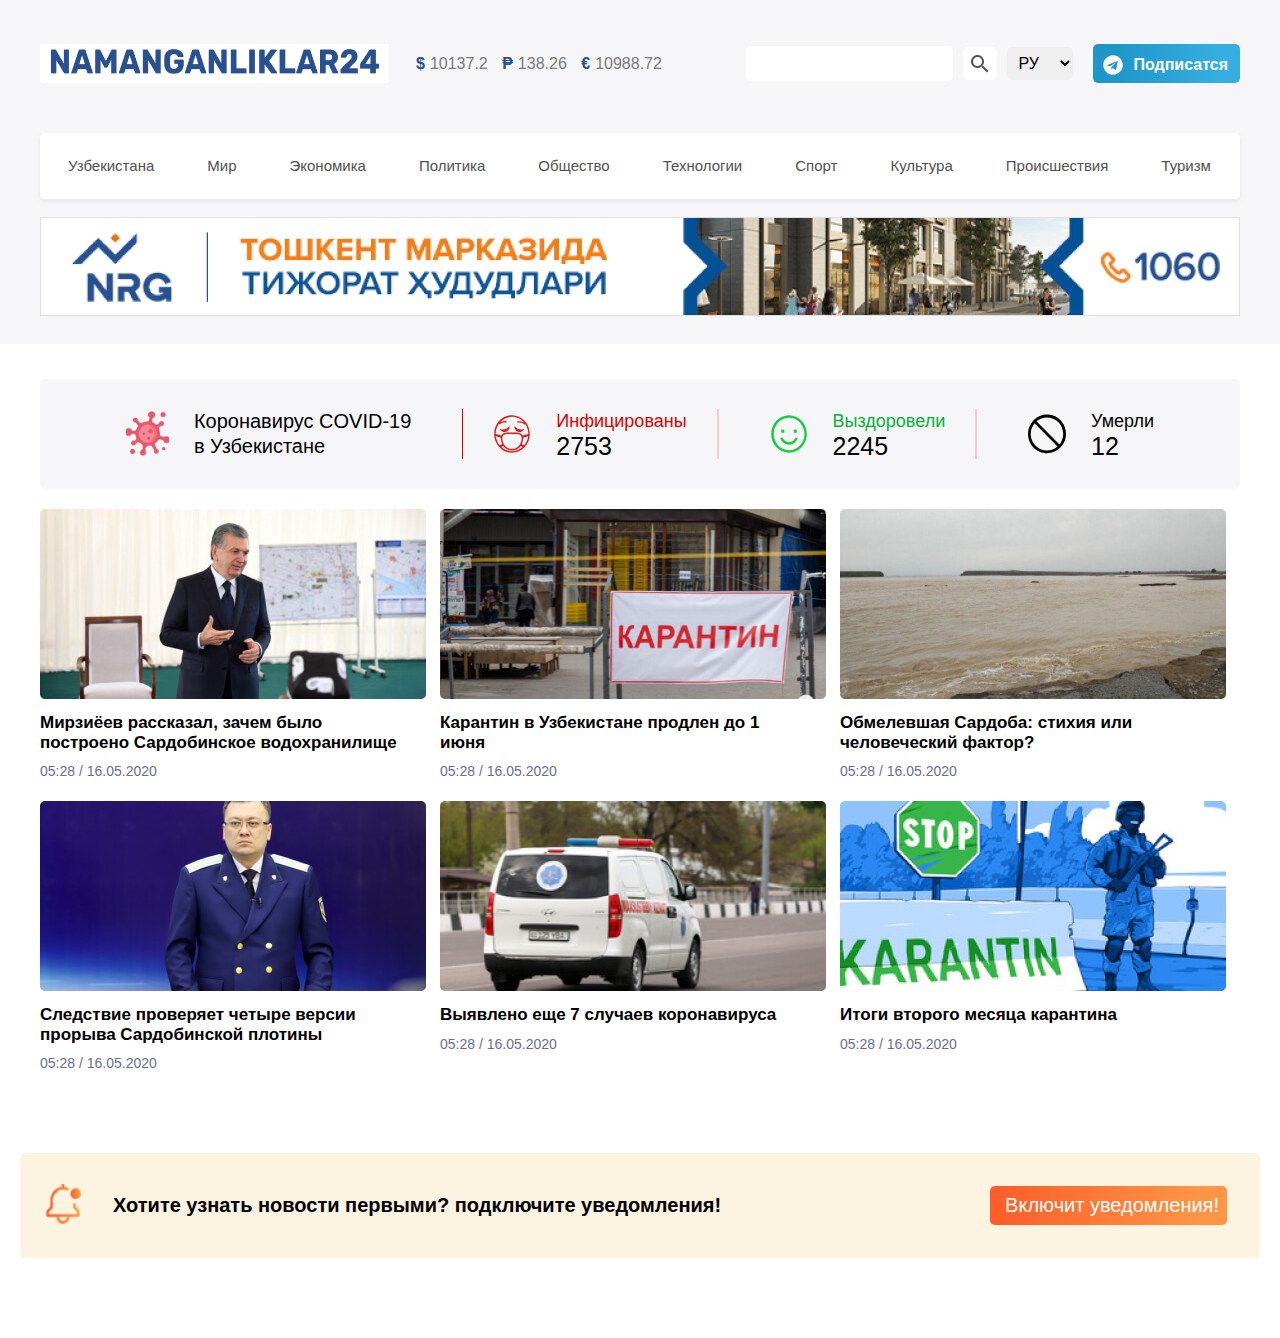
<file: index.html>
<!DOCTYPE html>
<html lang="en">

<head>
  <meta charset="UTF-8">
  <meta name="viewport" content="width=device-width, initial-scale=1.0">
  <title>NAMANGANLIKLAR24</title>
  <link rel="stylesheet" href="css/normalize.css">
  <link rel="stylesheet" href="css/styles.css">
</head>

<body>

  <!-- HEADER -->

  <header class="site-header">
    <div class="container">
      <div class="site-header-top">
        <div class="site-logo">
          <a href="contact.html"> <img src="images/NAMANGANLIKLAR24.png" width="329" height="25"
            srcset="images/NAMANGANLIKLAR24@2x.png" alt="Site logo"></a>
          </div>
          <div class="valyutalar">
            <span>$</span>10137.2
            <span>₱</span>138.26
            <span>€</span>10988.72
          </div>
          <div class="site-top-right-side">
            <form action="https://echo.htmlacademy.ru">
              <label class="search-area" for="search">
                <input class="search-input" type="text" name="search" id="search">
                <button class="search-btn"><img src="images/serch_icon.png" width="18" height="18" alt=""></button>
              </label>
            </form>
            <label for="Lang">
              <select class="lang-select" name="lang" id="lan">
                <option value="uzb">РУ</option>
                <option value="ru">UZB</option>
              </select>
            </label>
            <a href="tg://resolve?@sanjar1311" class="telegram-link" target="blank">
              <img src="images/telegram_logo.png" width="20" height="20" alt="Telegram link">
              <span>Подписатся</span>
            </a>
          </div>
        </div>


        <!-- NAVBAR -->


        <nav class="navbar">
          <ul class="nav-links">
            <li class="nav-link"><a href="#">Узбекистана</a></li>
            <li class="nav-link"><a href="#">Мир</a></li>
            <li class="nav-link"><a href="#">Экономика</a></li>
            <li class="nav-link"><a href="#">Политика</a></li>
            <li class="nav-link"><a href="#">Общество</a></li>
            <li class="nav-link"><a href="#">Технологии</a></li>
            <li class="nav-link"><a href="#">Спорт</a></li>
            <li class="nav-link"><a href="#">Культура</a></li>
            <li class="nav-link"><a href="#">Происшествия</a></li>
            <li class="nav-link"><a href="#">Туризм</a></li>
          </ul>
        </nav>

        <a href="#" class="add-section">
          <img src="images/rek_lama.png" alt=" rek">
        </a href="">
      </div>
    </header>


    <!-- CARONA VIRUS SECTION -->

    <div class="container">
      <ul class="virus-info">

        <li><a class="virus-info-item bold-text" href="#">
          <img src="images/virus.svg" width="43" height="45" alt="">
          <p >Коронавирус COVID-19 <br> в Узбекистане</p>
        </a></li>

        <li><a class="virus-info-item red-text" href="#">
          <img src="images/emojione-monotone_face-with-medical-mask.svg" width="38" height="40" alt="">
          <div class="virus-info-item-text">
            <p>Инфицированы</p>
            <p class="virus-number">2753</p>
          </div>
        </a></li>

        <li><a class="virus-info-item  green-text" href="#">
          <img src="images/cil_smile.svg" width="38" height="40" alt="">
          <div class="virus-info-item-text">
            <p>Выздоровели </p>
            <p class="virus-number">2245</p>
          </div>
        </a></li>

        <li><a class="virus-info-item black-text" href="#">
          <img src="images/Vector.svg" width="38" height="40" alt="">
          <div class="virus-info-item-text">
            <p>Умерли</p>
            <p class="virus-number">12</p>
          </div>
        </a></li>

      </ul>
    </div>


    <!-- MAIN-TOP-NEWS -->

    <div class="container">
      <ul class="main-top-news">

        <li class="news-items"><a href="#">
          <img src="images/prisident.jpg" width="386" height="190" alt="Prisident's photo">
          <h4>Мирзиёев рассказал, зачем было построено
            Сардобинское водохранилище</h4>
            <time datetime="2020-05-16">05:28 / 16.05.2020</time>
          </a></li>

          <li class="news-items"><a href="#">
            <img src="images/karantin.jpg" width="386" height="190" alt="Prisident's photo">
            <h4>Карантин в Узбекистане продлен до 1 июня</h4>
            <time datetime="2020-05-16">05:28 / 16.05.2020</time>
          </a></li>

          <li class="news-items"><a href="#">
            <img src="images/sardoba.jpg" width="386" height="190" alt="Prisident's photo">
            <h4>Обмелевшая Сардоба: стихия или
              человеческий фактор?</h4>
              <time datetime="2020-05-16">05:28 / 16.05.2020</time>
            </a></li>

            <li class="news-items"><a href="#">
              <img src="images/prokuror.jpg" width="386" height="190" alt="Prisident's photo">
              <h4>Следствие проверяет четыре версии
                прорыва Сардобинской плотины</h4>
                <time datetime="2020-05-16">05:28 / 16.05.2020</time>
              </a></li>

              <li class="news-items"><a href="#">
                <img src="images/ambulance.jpg" width="386" height="190" alt="Prisident's photo">
                <h4>Выявлено еще 7 случаев коронавируса</h4>
                <time datetime="2020-05-16">05:28 / 16.05.2020</time>
              </a></li>

              <li class="news-items"><a href="#">
                <img src="images/green-karantin.jpg" width="386" height="190" alt="Prisident's photo">
                <h4>Итоги второго месяца карантина</h4>
                <time datetime="2020-05-16">05:28 / 16.05.2020</time>
              </a></li>
            </ul>
          </div>

          <!-- SECTION NOTIFICATIONS -->

          <div class="container main-notification">
            <div class="notification">
              <p class="notification-text">Хотите узнать новости первыми? подключите уведомления!</p>
            </div>
            <a class="notification-link" href="#">Включит  уведомления!</a>
          </div>
        </body>

        </html>
</file>
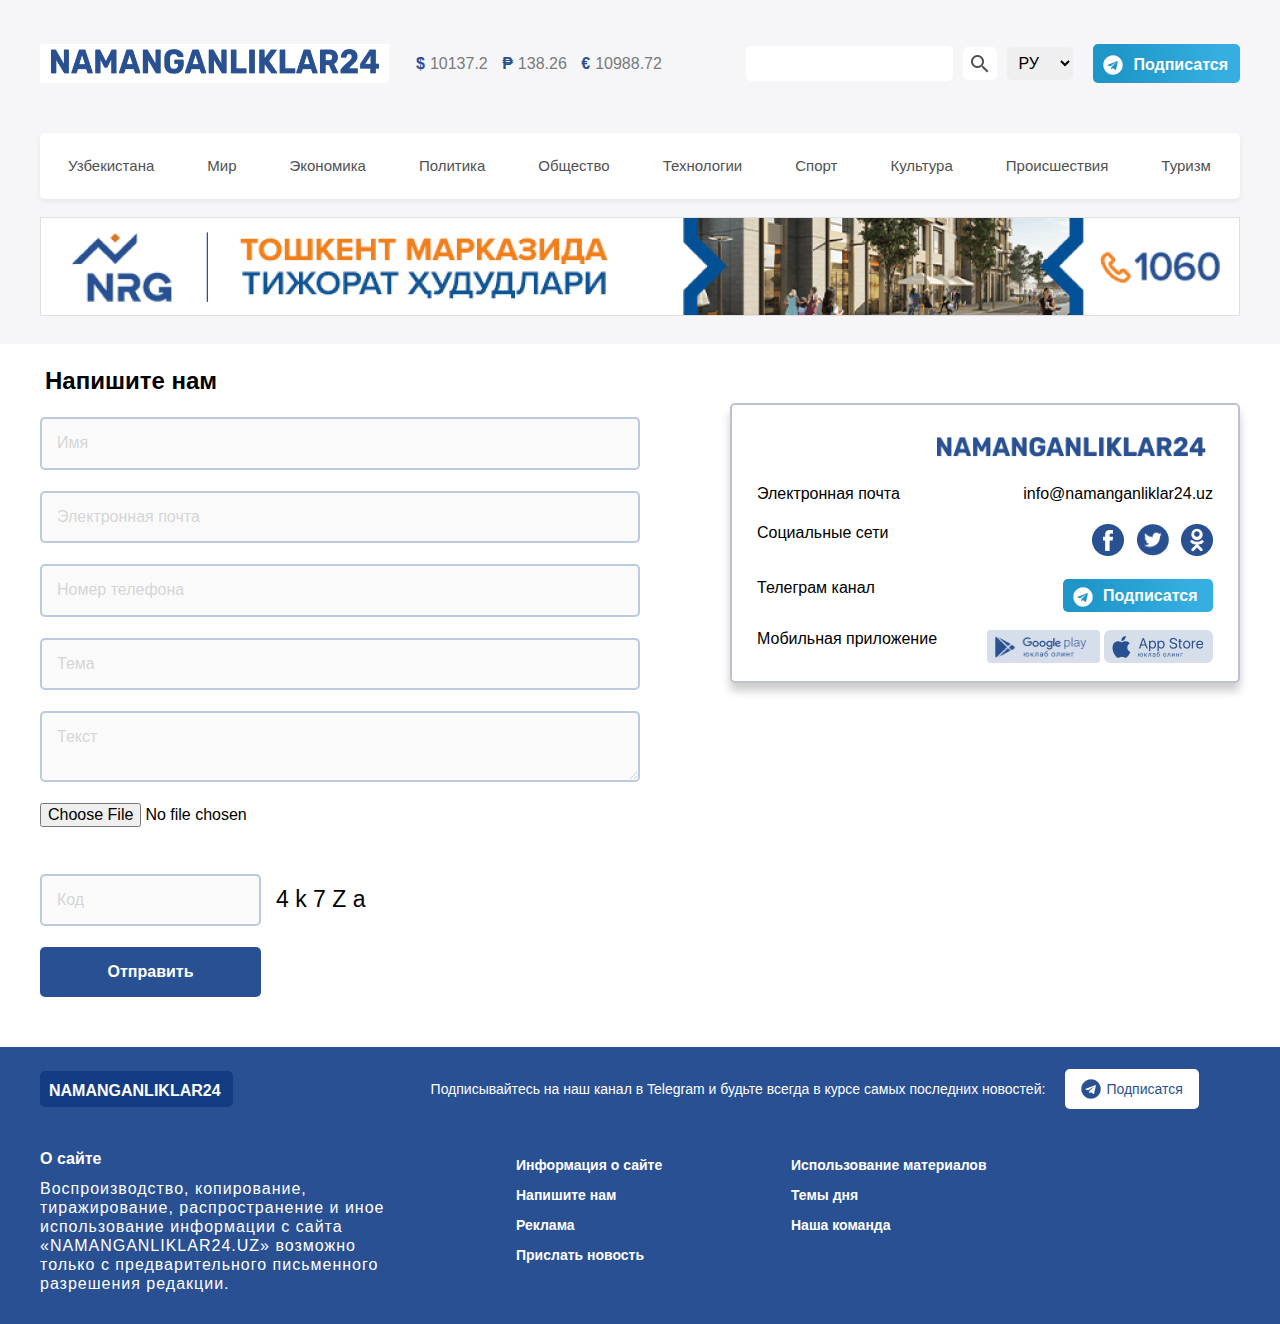
<file: contact.html>
<!DOCTYPE html>
<html lang="en">

<head>
  <meta charset="UTF-8">
  <meta name="viewport" content="width=device-width, initial-scale=1.0">
  <title>Namanganliklar24</title>
  <link rel="stylesheet" href="css/normalize.css">
  <link rel="stylesheet" href="css/styles.css">
</head>

<body>

  <!-- HEADER -->

  <header class="site-header">
    <div class="container">
      <div class="site-header-top">
        <div class="site-logo">
          <a href="index.html"> <img src="images/NAMANGANLIKLAR24.png" width="329" height="25"
            srcset="images/NAMANGANLIKLAR24@2x.png" alt="Site logo"></a>
          </div>
          <div class="valyutalar">
            <span>$</span>10137.2
            <span>₱</span>138.26
            <span>€</span>10988.72
          </div>
          <div class="site-top-right-side">
            <form action="https://echo.htmlacademy.ru">
              <label class="search-area" for="search">
                <input class="search-input" type="text" name="search" id="search">
                <button class="search-btn"><img src="images/serch_icon.png" width="18" height="18" alt=""></button>
              </label>
            </form>
            <label for="Lang">
              <select class="lang-select" name="lang" id="lan">
                <option value="uzb">РУ</option>
                <option value="ru">UZB</option>
              </select>
            </label>
            <a href="tg://resolve?@sanjar1311" class="telegram-link" target="blank">
              <img src="images/telegram_logo.png" width="20" height="20" alt="Telegram link">
              <span>Подписатся</span>
            </a>
          </div>
        </div>


        <!-- NAVBAR -->


        <nav class="navbar">
          <ul class="nav-links">
            <li class="nav-link"><a href="#">Узбекистана</a></li>
            <li class="nav-link"><a href="#">Мир</a></li>
            <li class="nav-link"><a href="#">Экономика</a></li>
            <li class="nav-link"><a href="#">Политика</a></li>
            <li class="nav-link"><a href="#">Общество</a></li>
            <li class="nav-link"><a href="#">Технологии</a></li>
            <li class="nav-link"><a href="#">Спорт</a></li>
            <li class="nav-link"><a href="#">Культура</a></li>
            <li class="nav-link"><a href="#">Происшествия</a></li>
            <li class="nav-link"><a href="#">Туризм</a></li>
          </ul>
        </nav>

        <a href="#" class="add-section">
          <img src="images/rek_lama.png" alt=" rek">
        </a href="">
      </div>
    </header>

    <!-- MAIN -->

    <div class="container">
      <div class="main-section">

        <form class="form" action="https://echo.htmlacademy.ru">
          <h2 class="form-theme">Напишите нам</h2>
          <label class="visually-hidden" for="name">Enter your name</label>
          <input class="form-control" type="text" name="name" id="name" placeholder="Имя" required>

          <label class="visually-hidden" for="email">Enter your email</label>
          <input class="form-control" type="email" name="email" id="email" placeholder="Электронная почта" required>

          <label class="visually-hidden" for="phone">Enter your phone number</label>
          <input class="form-control" type="tel" name="phone" id="phone" placeholder="Номер телефона" required>

          <label class="visually-hidden" for="text">Enter theme</label>
          <input class="form-control" type="theme" name="theme" id="theme" placeholder="Тема" required>

          <label class="visually-hidden" for="name">Enter your name</label>
          <textarea class="text-area" name="textarea" id="textarea" placeholder="Текст" required></textarea>

          <label class="visually-hidden" for="file">Select a file</label>
          <input class="select-file" type="file" id="file" name="file" placeholder="Прикрепить файл" required>

          <div class="form-group">
            <label class="visually-hidden" for="kod">Enter code</label>
            <input class="form-control-code" type="text" id="kod" name="kod" placeholder="Код" required><span>4 k 7 Z
              a</span>
            </div>

            <button class="otpravit-button" type="submit">Отправить</button>
          </form>

          <div class="main-right-side">
            <a class="namanganliklar24" href="#"><img src="images/NAMANGANLIKLAR24.png" width="270" height="20" alt=""></a>
            <div class="email">
              <p>Электронная почта</p>
              <a href="#">info@namanganliklar24.uz</a>
            </div>
            <div class="sotsialniy-seti">
              <p>Социальные сети</p>

              <div class="icons">
                <a href="#"><img src="images/facebook_icon.png" width="32" height="32" alt=""></a>
                <a href="#"><img src="images/twitter_icon.png" width="32" height="32" alt=""></a>
                <a href="#"><img src="images/ok_icon.png" width="32" height="32" alt=""></a>
              </div>
            </div>

            <div class="telegram-kanal">
              <p>Телеграм канал</p>
              <a href="tg://resolve?@sanjar1311" class="telegram-link" target="blank">
                <img src="images/telegram_logo.png" width="20" height="20" alt="Telegram link">
                <span>Подписатся</span>
              </a>
            </div>
            <div class="mobile-apps">
              <p>Мобильная приложение</p>
              <div clas="mobile-apps-photos">
                <img src="images/google_play_icon.png" width="113" height="33" alt="">
                <img src="images/app_store_icon.png" width="109" height="33" alt="">
              </div>
            </div>
          </div>
        </div>

      </div>
    </div>

    <!-- FOOTER -->

    <footer class="site-footer">
      <div class="container">
        <div class="footer-top-section">
          <a class="footer-logo" href="#">NAMANGANLIKLAR24</a>
          <p>Подписывайтесь на наш канал в Telegram и будьте всегда в курсе самых последних новостей:</p>
          <a class="footer-tg-link" href="#"><img src="images/footer-tg-logo.png" width="20" height="20"
            alt="">Подписатся</a>
          </div>
          <div class="footer-bottom-side">
            <div class="box-1">
              <h4>О сайте </h4>
              <p>Воспроизводство, копирование, тиражирование, распространение и иное использование информации с сайта
                «NAMANGANLIKLAR24.UZ» возможно только с предварительного письменного разрешения редакции.
              </p>
            </div>
            <div class="box-2">
              <ul>
                <li><a href="#">Информация о сайте</a></li>
                <li><a href="#">Напишите нам</a></li>
                <li><a href="#">Реклама</a></li>
                <li><a href="#">Прислать новость</a></li>
              </ul>
            </div>
            <div class="box-3">
              <ul>
                <li><a href="#">Использование материалов</a></li>
                <li><a href="#">Темы дня</a></li>
                <li><a href="#">Наша команда
                </a></li>
              </ul>
            </div>
          </div>
        </div>
      </footer>


    </body>

    </html>
</file>
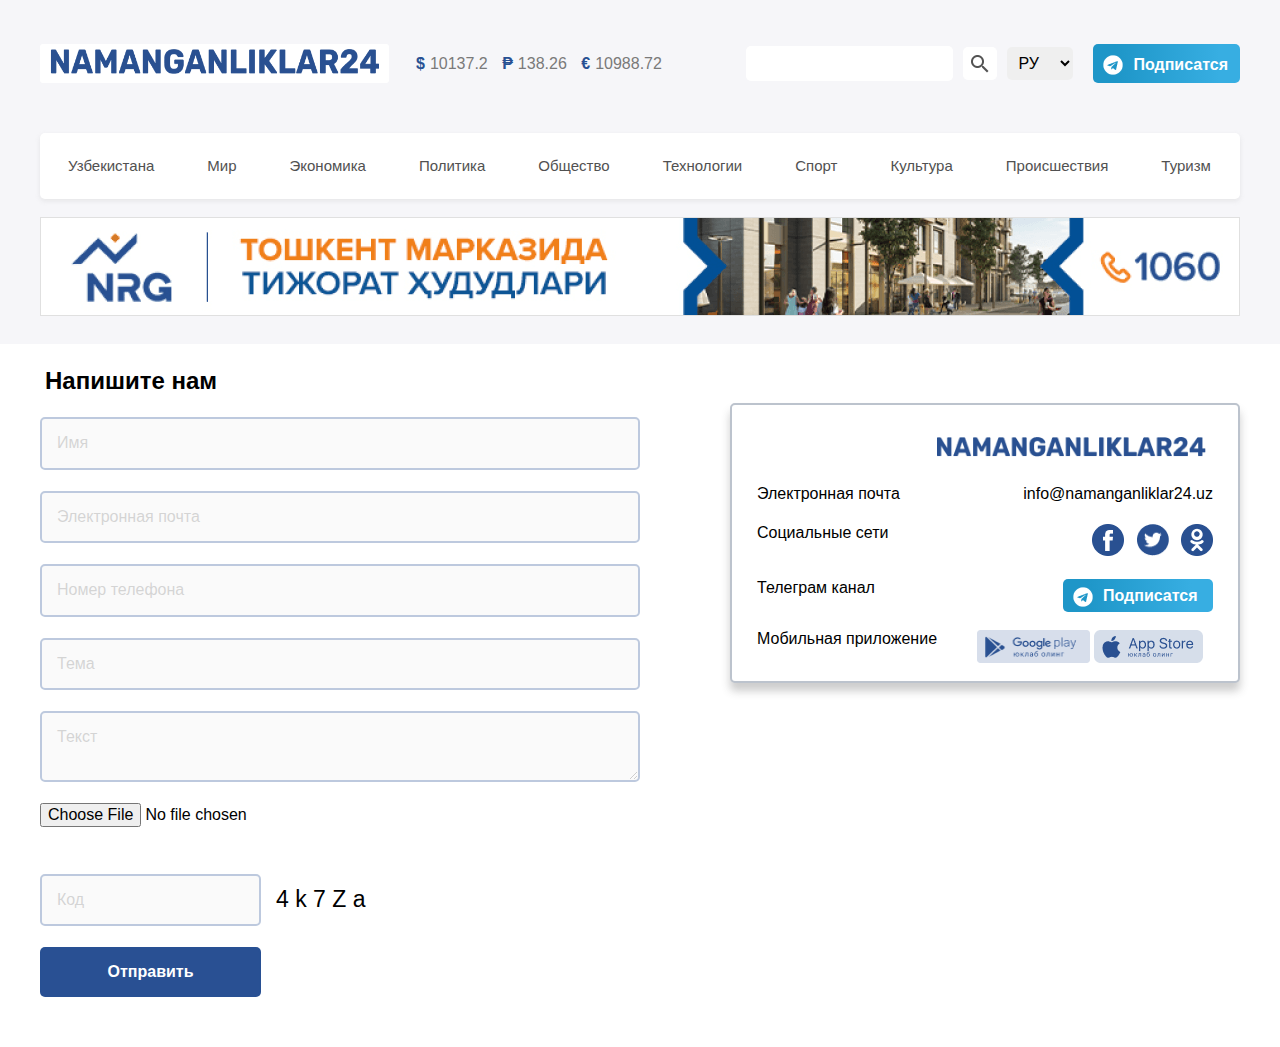
<file: idex.html>
<!DOCTYPE html>
<html lang="en">

<head>
  <meta charset="UTF-8">
  <meta name="viewport" content="width=device-width, initial-scale=1.0">
  <title>Namanganliklar24</title>
  <link rel="stylesheet" href="css/normalize.css">
  <link rel="stylesheet" href="css/styles.css">
</head>

<body>

  <!-- HEADER -->

  <header class="site-header">
    <div class="container">
      <div class="site-header-top">
        <div class="site-logo">
          <a href="#"> <img src="images/NAMANGANLIKLAR24.png" width="329" height="25"
              srcset="images/NAMANGANLIKLAR24@2x.png" alt="Site logo"></a>
        </div>
        <div class="valyutalar">
          <span>$</span>10137.2
          <span>₱</span>138.26
          <span>€</span>10988.72
        </div>
        <div class="site-top-right-side">
          <form action="https://echo.htmlacademy.ru">
            <label class="search-area" for="search">
              <input class="search-input" type="text" name="serch" id="serch">
              <button class="search-btn"><img src="images/serch_icon.png" width="18" height="18" alt=""></button>
            </label>
          </form>
          <label for="Lang">
            <select class="lang-select" name="lang" id="lan">
              <option value="uzb">РУ</option>
              <option value="ru">UZB</option>
            </select>
          </label>
          <a href="tg://resolve?@sanjar1311" class="telegram-link" target="blank">
            <img src="images/telegram_logo.png" width="20" height="20" alt="Telegram link">
            <span>Подписатся</span>
          </a>
        </div>
      </div>


      <!-- NAVBAR -->


      <nav class="navbar">
        <ul class="nav-links">
          <li class="nav-link"><a href="#">Узбекистана</a></li>
          <li class="nav-link"><a href="#">Мир</a></li>
          <li class="nav-link"><a href="#">Экономика</a></li>
          <li class="nav-link"><a href="#">Политика</a></li>
          <li class="nav-link"><a href="#">Общество</a></li>
          <li class="nav-link"><a href="#">Технологии</a></li>
          <li class="nav-link"><a href="#">Спорт</a></li>
          <li class="nav-link"><a href="#">Культура</a></li>
          <li class="nav-link"><a href="#">Происшествия</a></li>
          <li class="nav-link"><a href="#">Туризм</a></li>
        </ul>
      </nav>

      <a href="#" class="add-section">
        <img src="images/rek_lama.png" alt=" rek">
      </a href="">
    </div>
  </header>

  <!-- MAIN -->

  <div class="container">
    <div class="main-section">

      <form class="form" action="https://echo.htmlacademy.ru">
        <h2 class="form-theme">Напишите нам</h2>
        <label class="visually-hidden" for="name">Enter your name</label>
        <input class="form-control" type="text" name="name" id="name" placeholder="Имя">

        <label class="visually-hidden" for="email">Enter your email</label>
        <input class="form-control" type="email" name="email" id="email" placeholder="Электронная почта">

        <label class="visually-hidden" for="phone">Enter your phone number</label>
        <input class="form-control" type="tel" name="phone" id="phone" placeholder="Номер телефона">

        <label class="visually-hidden" for="text">Enter theme</label>
        <input class="form-control" type="theme" name="theme" id="theme" placeholder="Тема">

        <label class="visually-hidden" for="name">Enter your name</label>
        <textarea class="text-area" name="textarea" id="textarea" placeholder="Текст"></textarea>

        <label class="visually-hidden" for="file">Select a file</label>
        <input class="select-file" type="file" id="file" name="file" placeholder="Прикрепить файл">

        <div class="form-group">
          <label class="visually-hidden" for="kod">Enter code</label>
          <input class="form-control-code" type="text" id="kod" name="kod" placeholder="Код"><span>4 k 7 Z a</span>
        </div>

        <button class="otpravit-button" type="submit">Отправить</button>
      </form>

      <div class="main-right-side">
        <a class="namanganliklar24" href="#"><img src="images/NAMANGANLIKLAR24.png" width="270" height="20" alt=""></a>
        <div class="email">
          <p>Электронная почта</p>
          <a href="#">info@namanganliklar24.uz</a>
        </div>
        <div class="sotsialniy-seti">
          <p>Социальные сети</p>

          <div class="icons">
            <a href="#"><img src="images/facebook_icon.png" width="32" height="32" alt=""></a>
            <a href="#"><img src="images/twitter_icon.png" width="32" height="32" alt=""></a>
            <a href="#"><img src="images/ok_icon.png" width="32" height="32" alt=""></a>
          </div>
          </div>

          <div class="telegram-kanal">
            <p>Телеграм канал</p>
            <a href="tg://resolve?@sanjar1311" class="telegram-link" target="blank">
              <img src="images/telegram_logo.png" width="20" height="20" alt="Telegram link">
              <span>Подписатся</span>
            </a>
          </div>
          <div class="mobile-apps">
            <p>Мобильная приложение</p>
            <div class="mobile-apps-photos">
              <img src="images/google_play_icon.png" width="113" height="33" alt="">
              <img src="images/app_store_icon.png" width="109" height="33" alt="">
            </div>
          </div>
        </div>
      </div>

    </div>
  </div>


</body>

</html>
</file>
<file: css/styles.css>
*{
  margin: 0;
  padding: 0;
  box-sizing: border-box;
}

body{
  font-family: sans-serif;
}

a{
  text-decoration: none;
  color: #000;
}

ul{
  list-style: none;
}

time{
  color: #6B6D97;
  font-size: 14px;
}

.visually-hidden {
  position: absolute;
  width: 1px;
  height: 1px;
  margin: -1px;
  border: 0;
  padding: 0;
  clip: rect(0 0 0 0);
  overflow: hidden;
}

.container{
  max-width: 1240px;
  margin: 0 auto;
  padding: 0 20px;
}

.site-header{
  background-color: #F6F6F9;
}

.site-header-top{
  display: flex;
  align-items: center;
  padding-top: 44px;
}

.site-logo{
  background-color: #fff;
  padding: 5px 10px;
  border-radius: 3px;
}

.valyutalar{
  margin-left: 17px;
  color: #7A7A7A;
}

.valyutalar span{
  color: #285193;
  font-weight: bold;
  font-size: 16px;
  line-height: 19px;
  margin-right: 5px;
  margin-left: 10px;
}

.site-top-right-side{
  display: flex;
  align-items: center;
  margin-left: auto;
}

.search-area{
  display: flex;
  align-items: center;
}

.search-input{
  border: none;
  outline: none;
  padding: 8px 0;
  border-radius: 5px;
}

.search-input:focus{
  border-bottom: 3px solid #555;
}

.search-btn{
  background-color: #fff;
  padding: 8px 8px 3px 8px;
  border: none;
  margin:0 10px;
  border-radius: 5px;
}

.lang-select{
  padding: 7px;
  border: none;
  border-radius: 5px;
  margin-right: 20px;
}

.telegram-link{
  display: flex;
  align-items: center;
  background-color: #fff;
  padding: 11px 12px 8px 10px;
  background-image: linear-gradient(90deg, #1E96C8 15.07%, #37AEE2 85.96%);
  border-radius: 5px;
  color: #fff;
  font-weight: bold;
}

.telegram-link span{
  margin-left: 10px;
}

/* NAV */

.navbar{
  background-color: #fff;
  margin-top: 50px;
  box-shadow: 0px 2px 5px rgba(159, 159, 159, 0.19);
  border-radius: 5px;
}

.nav-links{
  display: flex;
  align-items: center;
  justify-content: space-evenly;
  flex-wrap: wrap;
}

.nav-link{
  padding: 21px 25px 22px 24px;
}

.nav-link a{
  font-size: 15px;
  line-height: 23px;
  color: #515151;
  font-weight: 500;
}

.add-section{
  margin-top: 18px;
  margin-bottom: 23px;
  display: inline-block;
}

.add-section img{
  width: 100%;
  height: auto;
}

/* MAIN */

.main-section{
  display: flex;
  justify-content: space-between;
}

.form{
  display: flex;
  flex-direction: column;
  width: 600px;
}

.form-theme{
  margin: 18px 0;
  padding: 5px;
}

.form-group{
  display: flex;
}

.form-group span{
  font-size: 23px;
  margin: 12px 0 0 15px;
}

.form-control{
  padding: 15px;
  background-color: #F1F1F1;
  opacity: 0.3;
  border: 2px solid #285193;
  box-sizing: border-box;
  border-radius: 5px;
  margin-bottom: 21px;
}

.text-area{
  resize: vertical;
  padding: 15px;
  background-color: #F1F1F1;
  opacity: 0.3;
  border: 2px solid #285193;
  box-sizing: border-box;
  border-radius: 5px;
  margin-bottom: 21px;
}

.select-file{
  border: none;
  background-color: transparent;
  margin-bottom: 21px;
  width: 221px;
  height: 50px;
}

.form-control-code{
  width: 221px;
  padding: 15px;
  background-color: #F1F1F1;
  opacity: 0.3;
  border: 2px solid #285193;
  box-sizing: border-box;
  border-radius: 5px;
  margin-bottom: 21px;
}

.form-control-code:after{
  content: "4 k 7 Z a";
  font-size: 18px;
}

.otpravit-button{
  margin-bottom: 50px;
  background-color: #295093;
  border: 2px solid rgba(40, 81, 147, 0.54);
  box-sizing: border-box;
  border-radius: 5px;
  color: #fff;
  font-weight: 600;
  width: 221px;
  height: 50px;
}

/* MAIN-RIGHT-SIDE */

.main-right-side{
  width: 510px;
  height: 280px;
  margin-top: 59px;
  background-color: #fff;
  border: 2px solid #BCC3CD;
  box-sizing: border-box;
  border-radius: 5px;
  padding: 25px;
  box-shadow: 0px 8px 9px rgba(57, 57, 57, 0.25);
}

.namanganliklar24{
  display: flex;
  justify-content: flex-end;
  padding: 7px;
  margin-bottom: 21px;
}

.email{
  display: flex;
  justify-content: space-between;
  margin-bottom: 21px;
}

.sotsialniy-seti{
  display: flex;
}

.icons{
  margin-left: auto;
  margin-bottom: 18px;
}

.icons a{
  margin-left: 8px;
}

.telegram-kanal{
  display: flex;
  justify-content: space-between;
  margin-bottom: 18px;
}

.telegram-kanal a{
  background-color: #295091;
  width: 150px;
  height: 33px;
}

.mobile-apps{
  display: flex;
  justify-content: space-between;
}

.mobile-apps-photos{
  margin-left: auto;
}

.mobile-apps-photos{
  margin-right: 10px;
  border-radius: 10px;
}

/* FOOTER */


.site-footer{
  background-color: #295093;
  color: #fff;
}

.footer-top-section{
  display: flex;
  align-items: center;
  padding-top: 22px;
  margin-bottom: 41px;
}

.footer-logo{
  background-color: #133C82;
  border-radius: 5px;
  color: #fff;
  font-weight: 600;
  padding: 11px 12px 6px 9px;
  margin-right: 198px;
}

.footer-top-section p{
  font-size: 14px;
  margin-right: 20px;
}

.footer-tg-link{
  display: flex;
  align-items: center;
  background-color: #fff;
  padding: 10px 16px;
  border-radius: 5px;
  font-weight: 500;
  font-size: 14px;
  color: #295093;
}

.footer-tg-link img{
  margin-right: 5px;
}

.footer-bottom-side{
  color: #fff;
  display: flex;
  padding-bottom: 30px;
}

.box-1{
  width: 365px;
  margin-right: 111px;
}

.box-1 h4{
  margin-bottom: 10px;
}

.box-1 p{
  letter-spacing: 1px;
  line-height: 1.2;
}

.box-2{
  width: 163px;
  margin-right: 112px;

}

.box-2 a{
  color: #fff;
  font-weight: 600;
  font-size: 14px;
  line-height: 30px;
}

.box-3{
  width: 225px;
}

.box-3 a{
  color: #fff;
  font-weight: 600;
  font-size: 14px;
  line-height: 30px;
}


    /* CARONA VIRUS SECTION  */


.virus-info{
  display: flex;
  justify-content: space-evenly;
  background-color:  #F6F6F9;
  padding: 30px 35px;
  margin-top: 35px;
  border-radius: 5px;
}

.virus-info-item{
  display: flex;
  align-items: center;
  line-height: 25px;
}

.virus-info-item img{
  margin-right: 25px;
}

.virus-number{
  font-size: 25px;
  color: #000;
}

.bold-text{
  font-size: 20px;
  color: #000;
}

.red-text{
  color: #DB0000;
  font-size: 18px;
  border-left: 1px solid #DB0000;
  border-right: 2px solid #F4CCD1;
  padding-right: 30px;
}

.red-text img{
  margin-left: 30px;
}

.green-text{
  color: #05B135;
  font-size: 18px;
  border-right: 2px solid #F4CCD1;
  padding-right: 30px;
}

.black-text{
  color: #000;
  font-size: 18px;
}


        /* HOME PAGES */
        /* MAIN-TOP-NEWS */

.main-top-news{
  display: flex;
  flex-wrap: wrap;
}

.news-items{
  width: 30%;
  margin: 20px 40px 0 0;
}

.news-items h4{
  font-weight: 600;
  font-size: 17px;
  padding: 10px 0;
}


/* SECTION NOTIFICATIONS */

.main-notification{
  display: flex;
  justify-content: space-between  ;
  background-color: rgba(239, 186, 84, 0.18);
  border-radius: 5px;
  display: flex;
  align-items: center;
  padding: 33px;
  margin-top: 80px;
  margin-bottom: 80px;
}

.notification-text{
  font-size: 20px;
  position: relative;
  padding-left: 60px;
  font-weight: bold;
}

.notification-text::before{
  content: "";
  position: absolute;
  top: -10px;
  left: -10px;
  display: block;
  width: 40px;
  height: 40px;
  background-image: url("/images/notification-bell.png");
  background-repeat: no-repeat;
  background-size: contain;
  background-position: center center;
}

.notification-link{
  padding: 8px 8px 8px 15px ;
  background: linear-gradient(90deg, #FE5C28 0%, rgba(255, 139, 54, 0.9) 88.43%);
  color: #fff;
  font-size: 20px;
  border-radius: 5px;
}
</file>
